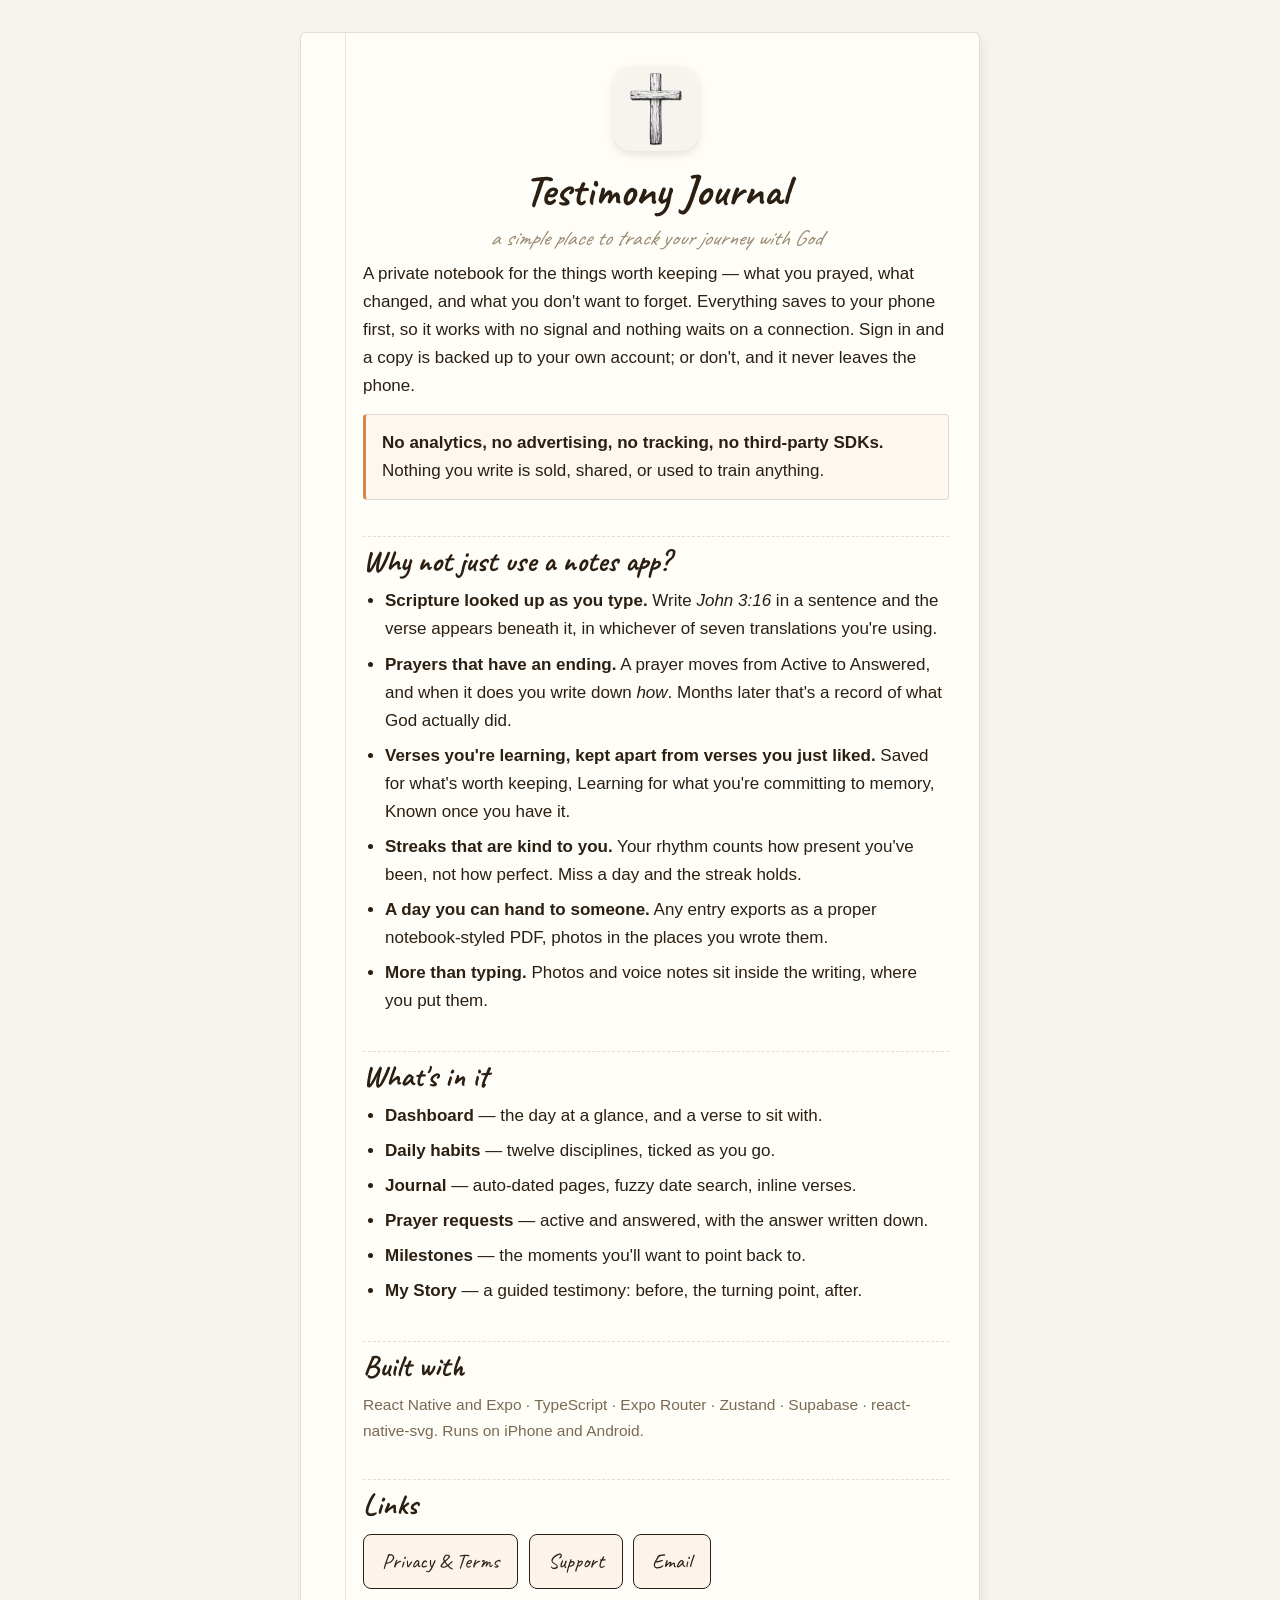
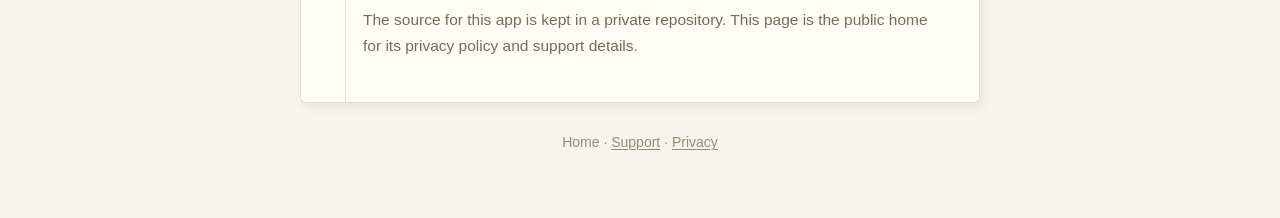
<file: docs/index.html>
<!doctype html>
<html lang="en">
  <head>
    <meta charset="utf-8" />
    <meta name="viewport" content="width=device-width, initial-scale=1" />
    <title>Testimony Journal</title>
    <meta
      name="description"
      content="A private place to write down what God has done — journal entries with scripture looked up as you type, prayers that have an ending, and verses you're learning."
    />
    <link rel="icon" href="icon.png" />
    <link rel="preconnect" href="https://fonts.googleapis.com" />
    <link rel="preconnect" href="https://fonts.gstatic.com" crossorigin />
    <link
      href="https://fonts.googleapis.com/css2?family=Caveat:wght@400;700&display=swap"
      rel="stylesheet"
    />
    <link rel="stylesheet" href="style.css" />
  </head>
  <body>
    <div class="wrap">
      <div class="sheet">
        <div class="center">
          <img class="icon" src="icon.png" alt="Testimony Journal app icon" />
          <h1 style="margin-bottom: 2px">Testimony Journal</h1>
          <p class="sub">a simple place to track your journey with God</p>
        </div>

        <p>
          A private notebook for the things worth keeping — what you prayed, what changed, and what
          you don't want to forget. Everything saves to your phone first, so it works with no signal
          and nothing waits on a connection. Sign in and a copy is backed up to your own account; or
          don't, and it never leaves the phone.
        </p>

        <div class="callout">
          <p style="margin-bottom: 0">
            <strong>No analytics, no advertising, no tracking, no third-party SDKs.</strong> Nothing
            you write is sold, shared, or used to train anything.
          </p>
        </div>

        <h2>Why not just use a notes app?</h2>
        <ul>
          <li>
            <strong>Scripture looked up as you type.</strong> Write <em>John 3:16</em> in a sentence
            and the verse appears beneath it, in whichever of seven translations you're using.
          </li>
          <li>
            <strong>Prayers that have an ending.</strong> A prayer moves from Active to Answered, and
            when it does you write down <em>how</em>. Months later that's a record of what God
            actually did.
          </li>
          <li>
            <strong>Verses you're learning, kept apart from verses you just liked.</strong> Saved for
            what's worth keeping, Learning for what you're committing to memory, Known once you have
            it.
          </li>
          <li>
            <strong>Streaks that are kind to you.</strong> Your rhythm counts how present you've
            been, not how perfect. Miss a day and the streak holds.
          </li>
          <li>
            <strong>A day you can hand to someone.</strong> Any entry exports as a proper
            notebook-styled PDF, photos in the places you wrote them.
          </li>
          <li>
            <strong>More than typing.</strong> Photos and voice notes sit inside the writing, where
            you put them.
          </li>
        </ul>

        <h2>What's in it</h2>
        <ul>
          <li><strong>Dashboard</strong> — the day at a glance, and a verse to sit with.</li>
          <li><strong>Daily habits</strong> — twelve disciplines, ticked as you go.</li>
          <li><strong>Journal</strong> — auto-dated pages, fuzzy date search, inline verses.</li>
          <li><strong>Prayer requests</strong> — active and answered, with the answer written down.</li>
          <li><strong>Milestones</strong> — the moments you'll want to point back to.</li>
          <li><strong>My Story</strong> — a guided testimony: before, the turning point, after.</li>
        </ul>

        <h2>Built with</h2>
        <p class="note">
          React Native and Expo · TypeScript · Expo Router · Zustand · Supabase ·
          react-native-svg. Runs on iPhone and Android.
        </p>

        <h2>Links</h2>
        <p>
          <a class="btn" href="privacy.html">Privacy &amp; Terms</a>
          <a class="btn" href="support.html">Support</a>
          <a class="btn" href="mailto:connorpace14@gmail.com?subject=Testimony%20Journal">Email</a>
        </p>

        <p class="note">
          The source for this app is kept in a private repository. This page is the public home for
          its privacy policy and support details.
        </p>
      </div>

      <footer>
        Home · <a href="support.html">Support</a> · <a href="privacy.html">Privacy</a>
      </footer>
    </div>
  </body>
</html>
</file>
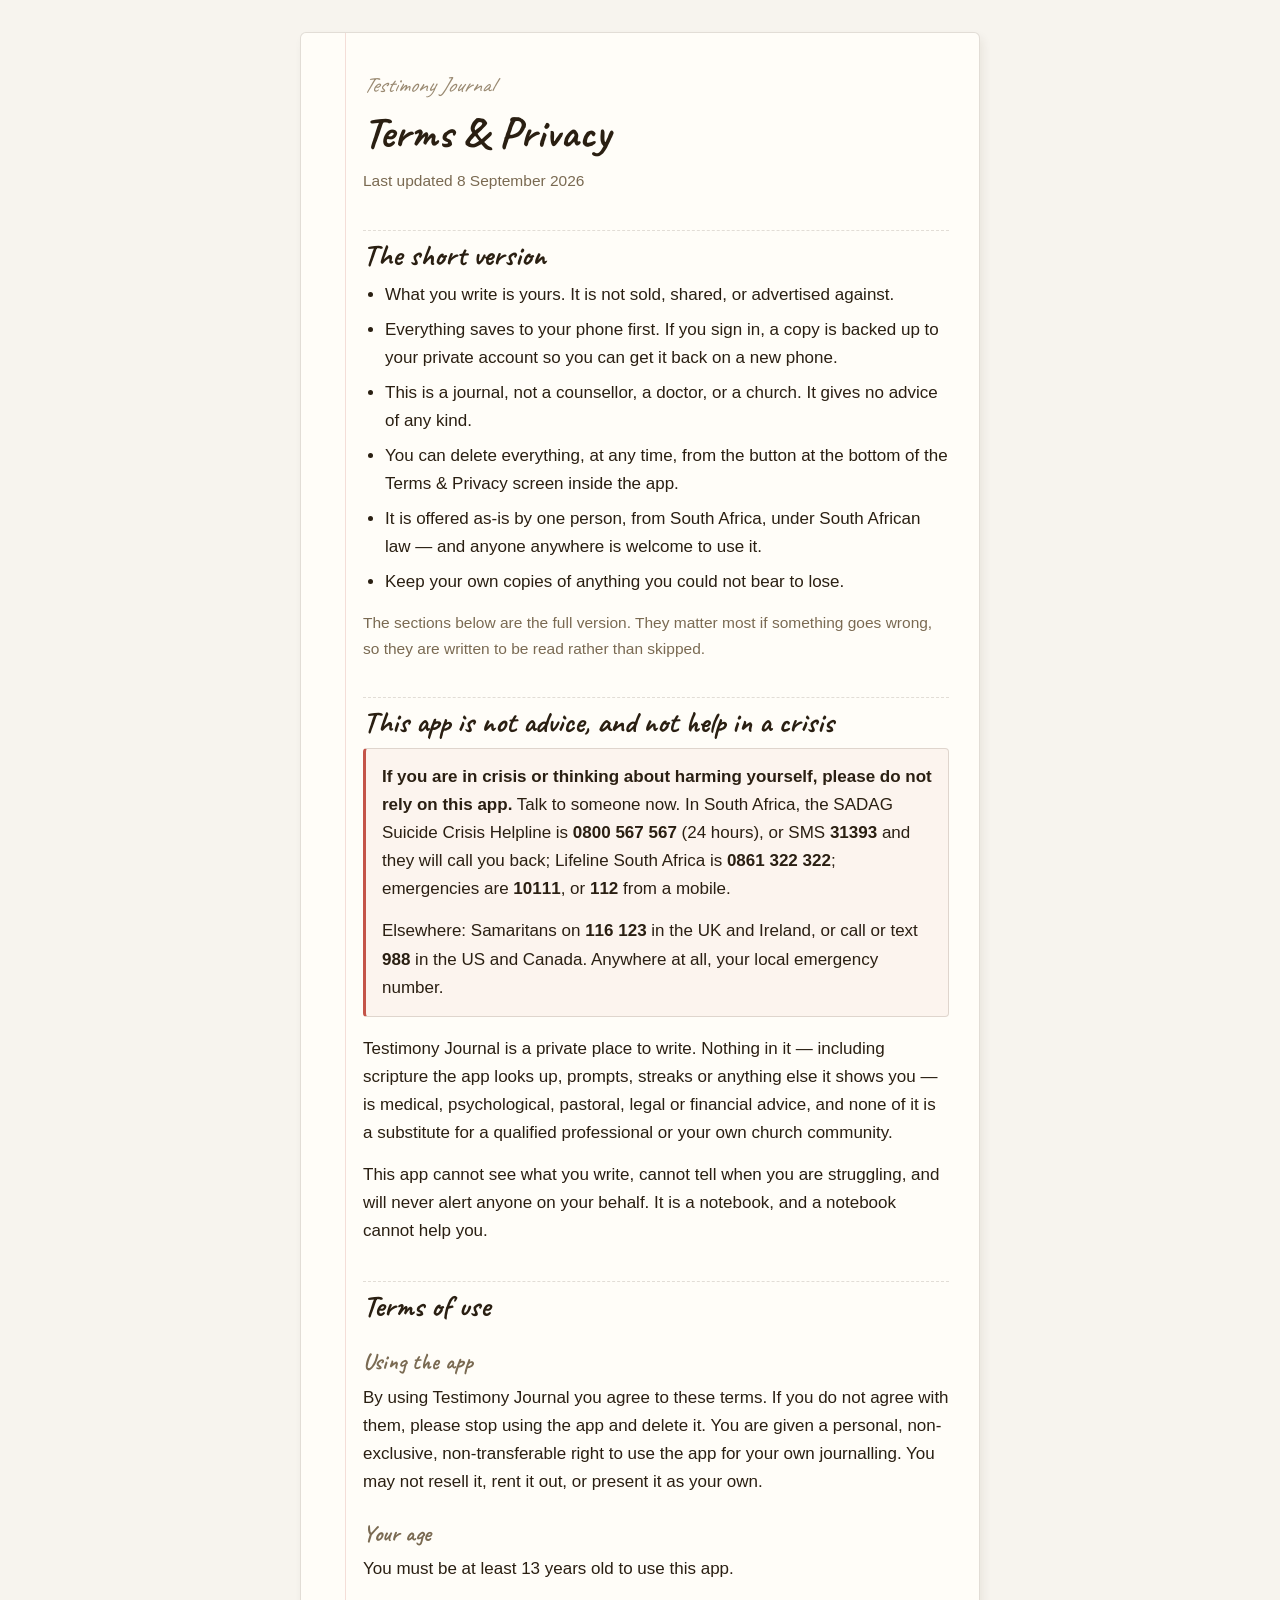
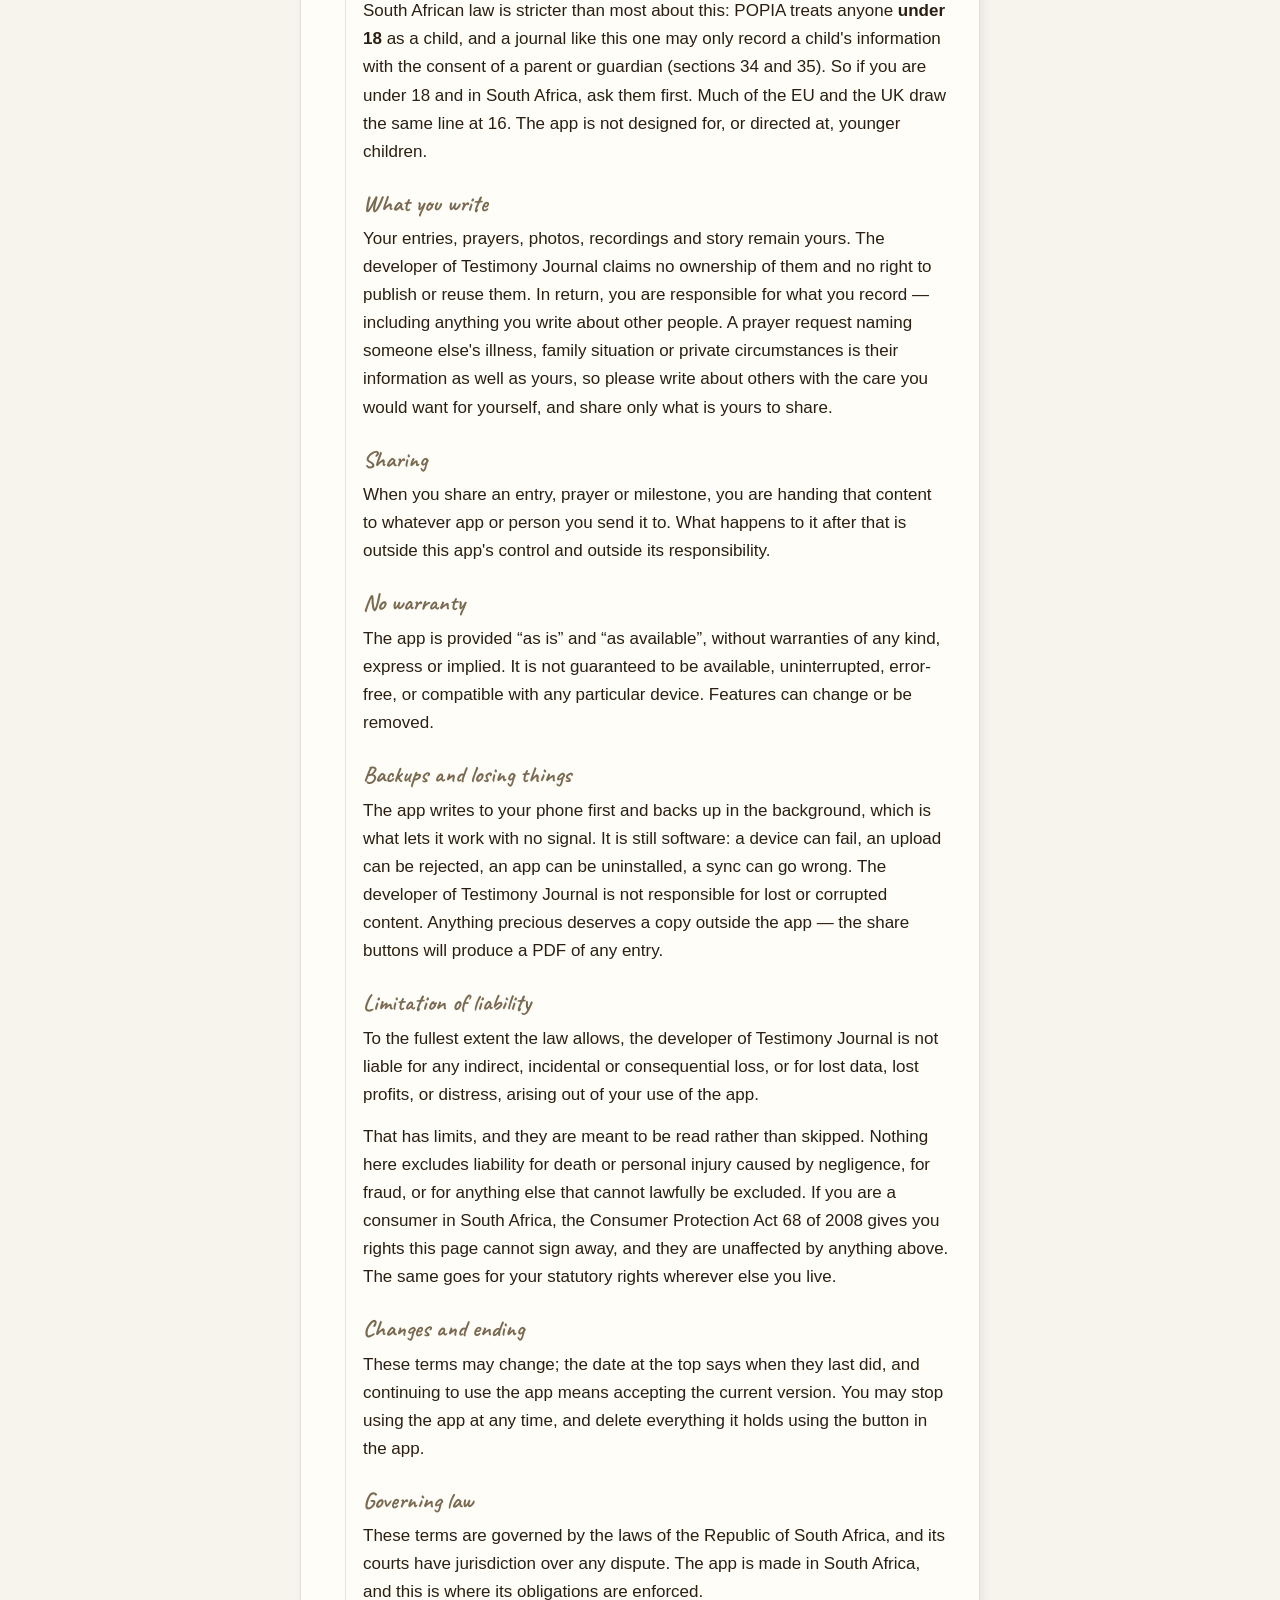
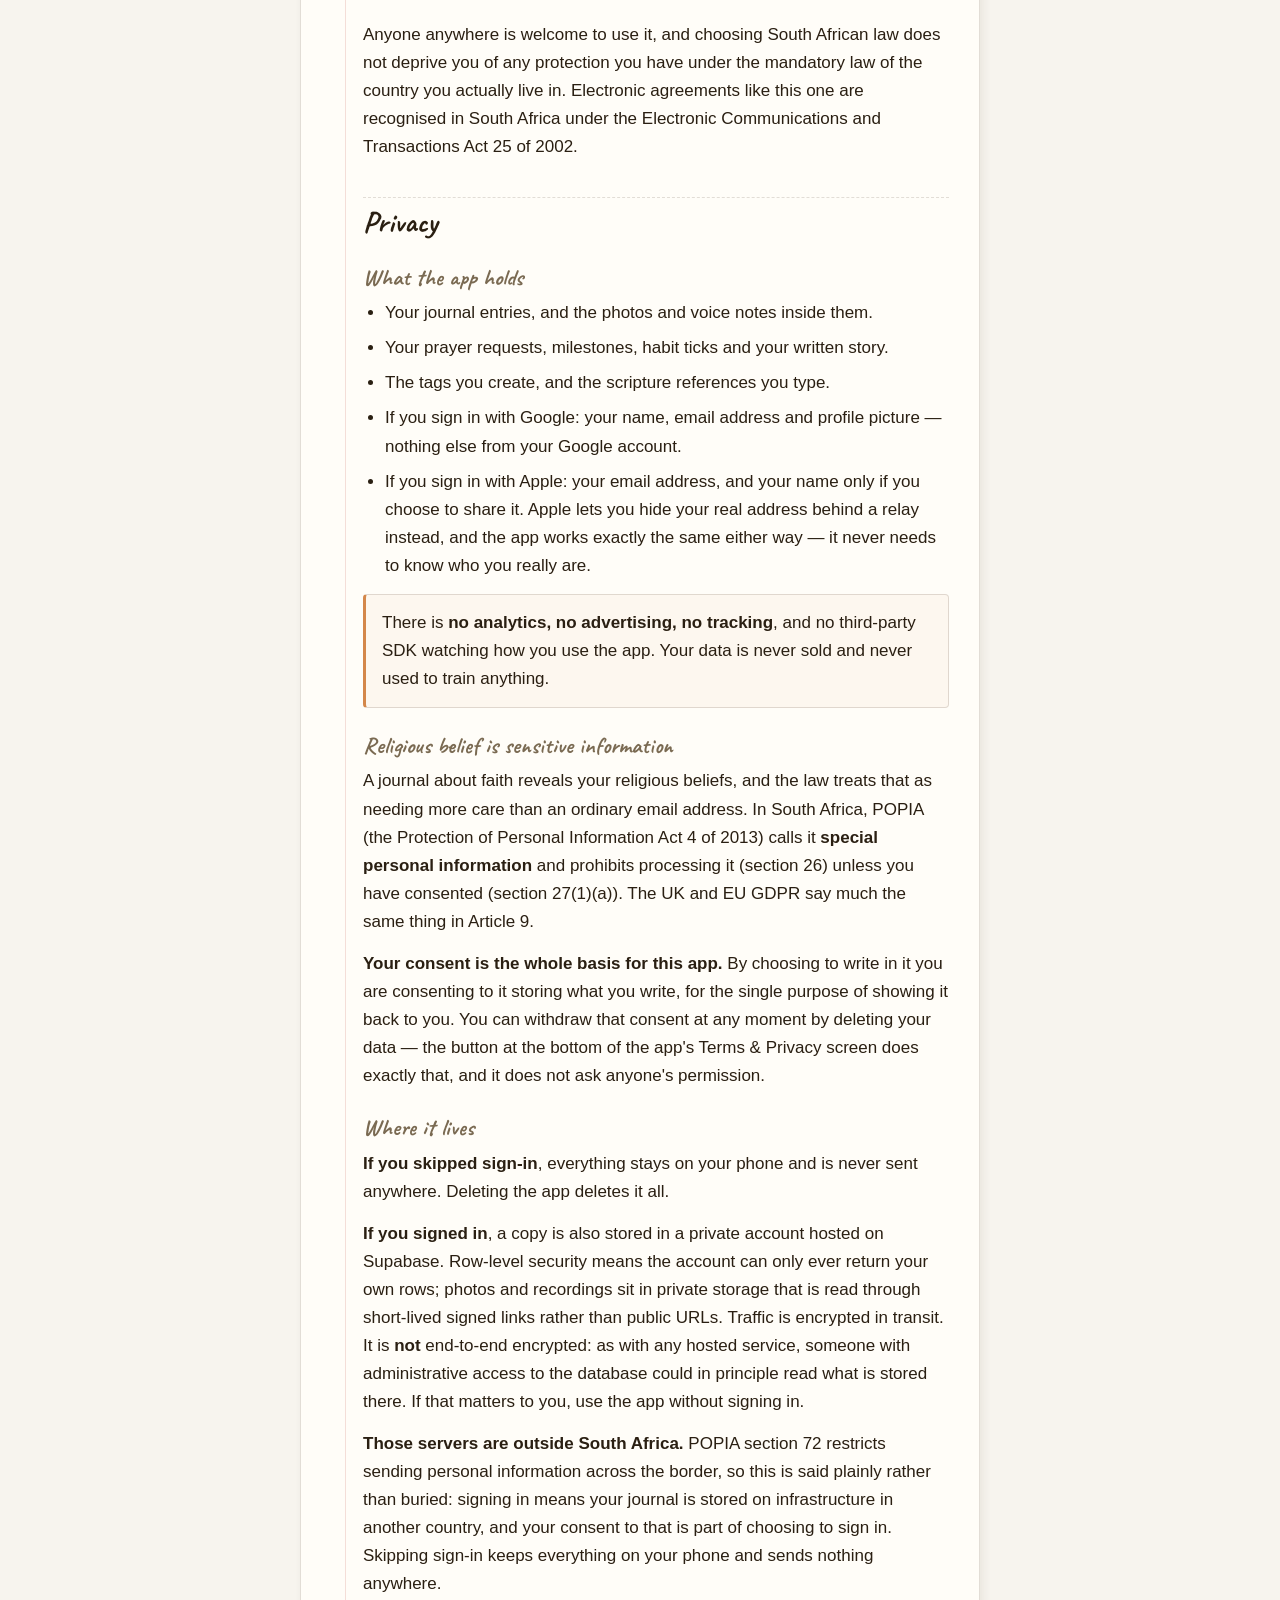
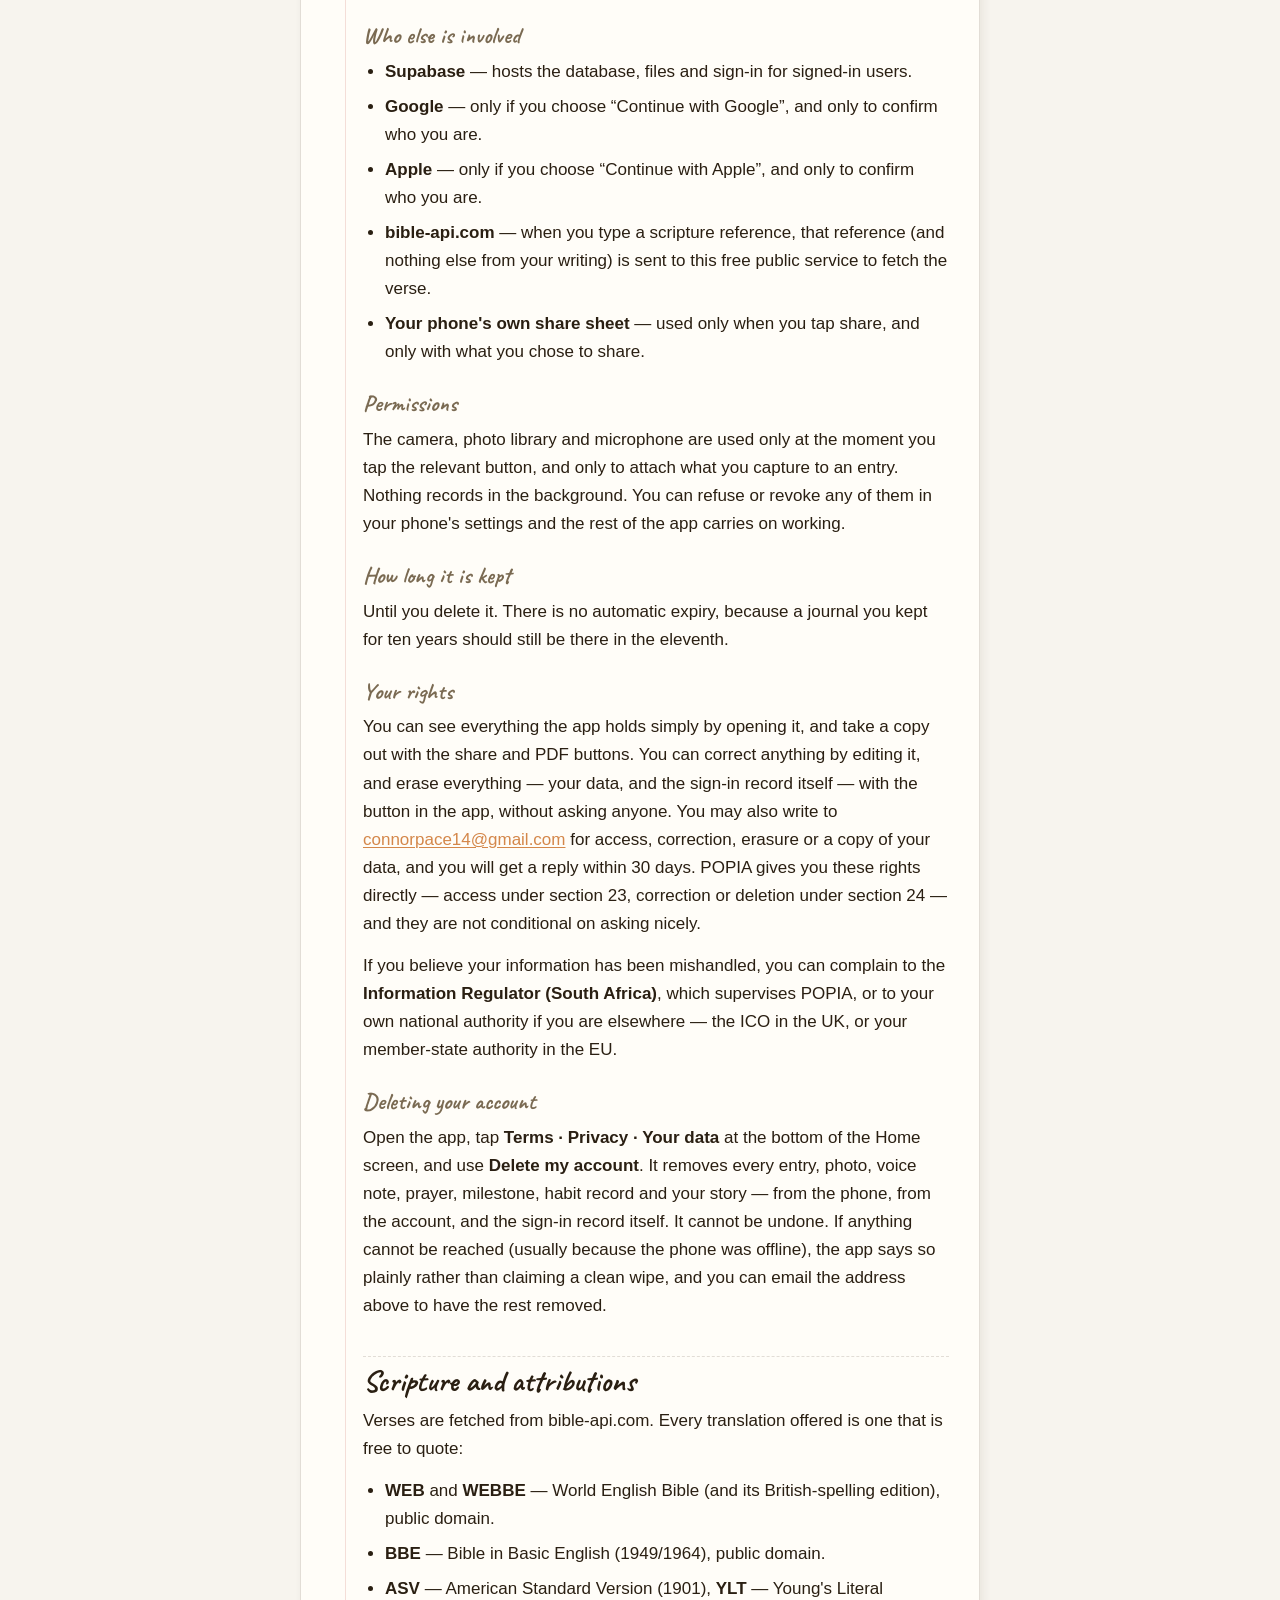
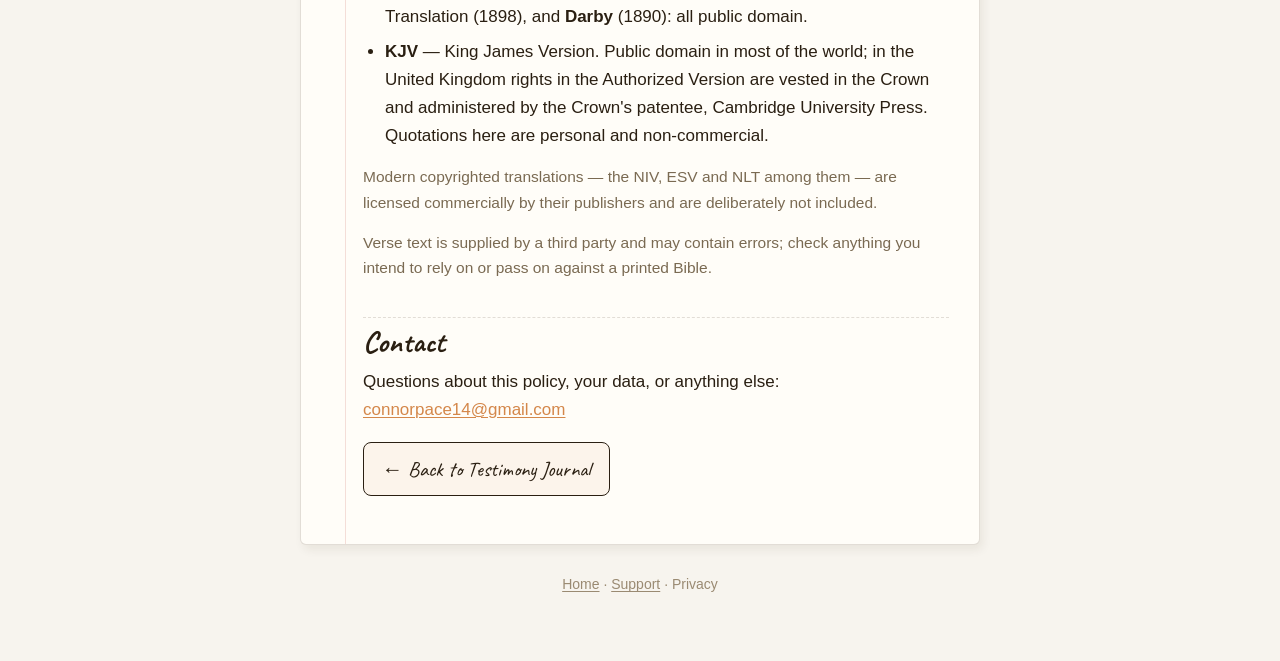
<file: docs/privacy.html>
<!doctype html>
<html lang="en">
  <head>
    <meta charset="utf-8" />
    <meta name="viewport" content="width=device-width, initial-scale=1" />
    <title>Privacy Policy &amp; Terms — Testimony Journal</title>
    <meta
      name="description"
      content="The privacy policy and terms of use for Testimony Journal, a private faith journalling app."
    />
    <link rel="icon" href="icon.png" />
    <link rel="preconnect" href="https://fonts.googleapis.com" />
    <link rel="preconnect" href="https://fonts.gstatic.com" crossorigin />
    <link
      href="https://fonts.googleapis.com/css2?family=Caveat:wght@400;700&display=swap"
      rel="stylesheet"
    />
    <link rel="stylesheet" href="style.css" />
  </head>
  <body>
    <div class="wrap">
      <div class="sheet">
        <p class="sub">Testimony Journal</p>
        <h1>Terms &amp; Privacy</h1>
        <p class="note">Last updated 8 September 2026</p>

        <h2>The short version</h2>
        <ul>
          <li>What you write is yours. It is not sold, shared, or advertised against.</li>
          <li>
            Everything saves to your phone first. If you sign in, a copy is backed up to your
            private account so you can get it back on a new phone.
          </li>
          <li>
            This is a journal, not a counsellor, a doctor, or a church. It gives no advice of any
            kind.
          </li>
          <li>
            You can delete everything, at any time, from the button at the bottom of the Terms
            &amp; Privacy screen inside the app.
          </li>
          <li>
            It is offered as-is by one person, from South Africa, under South African law — and
            anyone anywhere is welcome to use it.
          </li>
          <li>Keep your own copies of anything you could not bear to lose.</li>
        </ul>
        <p class="note">
          The sections below are the full version. They matter most if something goes wrong, so they
          are written to be read rather than skipped.
        </p>

        <h2>This app is not advice, and not help in a crisis</h2>
        <div class="callout warn">
          <p>
            <strong
              >If you are in crisis or thinking about harming yourself, please do not rely on this
              app.</strong
            >
            Talk to someone now. In South Africa, the SADAG Suicide Crisis Helpline is
            <strong>0800 567 567</strong> (24 hours), or SMS <strong>31393</strong> and they will
            call you back; Lifeline South Africa is <strong>0861 322 322</strong>; emergencies are
            <strong>10111</strong>, or <strong>112</strong> from a mobile.
          </p>
          <p style="margin-bottom: 0">
            Elsewhere: Samaritans on <strong>116 123</strong> in the UK and Ireland, or call or text
            <strong>988</strong> in the US and Canada. Anywhere at all, your local emergency number.
          </p>
        </div>
        <p>
          Testimony Journal is a private place to write. Nothing in it — including scripture the app
          looks up, prompts, streaks or anything else it shows you — is medical, psychological,
          pastoral, legal or financial advice, and none of it is a substitute for a qualified
          professional or your own church community.
        </p>
        <p>
          This app cannot see what you write, cannot tell when you are struggling, and will never
          alert anyone on your behalf. It is a notebook, and a notebook cannot help you.
        </p>

        <h2>Terms of use</h2>

        <h3>Using the app</h3>
        <p>
          By using Testimony Journal you agree to these terms. If you do not agree with them, please
          stop using the app and delete it. You are given a personal, non-exclusive,
          non-transferable right to use the app for your own journalling. You may not resell it,
          rent it out, or present it as your own.
        </p>

        <h3>Your age</h3>
        <p>You must be at least 13 years old to use this app.</p>
        <p>
          South African law is stricter than most about this: POPIA treats anyone
          <strong>under 18</strong> as a child, and a journal like this one may only record a
          child's information with the consent of a parent or guardian (sections 34 and 35). So if
          you are under 18 and in South Africa, ask them first. Much of the EU and the UK draw the
          same line at 16. The app is not designed for, or directed at, younger children.
        </p>

        <h3>What you write</h3>
        <p>
          Your entries, prayers, photos, recordings and story remain yours. The developer of
          Testimony Journal claims no ownership of them and no right to publish or reuse them. In
          return, you are responsible for what you record — including anything you write about other
          people. A prayer request naming someone else's illness, family situation or private
          circumstances is their information as well as yours, so please write about others with the
          care you would want for yourself, and share only what is yours to share.
        </p>

        <h3>Sharing</h3>
        <p>
          When you share an entry, prayer or milestone, you are handing that content to whatever app
          or person you send it to. What happens to it after that is outside this app's control and
          outside its responsibility.
        </p>

        <h3>No warranty</h3>
        <p>
          The app is provided &ldquo;as is&rdquo; and &ldquo;as available&rdquo;, without warranties
          of any kind, express or implied. It is not guaranteed to be available, uninterrupted,
          error-free, or compatible with any particular device. Features can change or be removed.
        </p>

        <h3>Backups and losing things</h3>
        <p>
          The app writes to your phone first and backs up in the background, which is what lets it
          work with no signal. It is still software: a device can fail, an upload can be rejected, an
          app can be uninstalled, a sync can go wrong. The developer of Testimony Journal is not
          responsible for lost or corrupted content. Anything precious deserves a copy outside the
          app — the share buttons will produce a PDF of any entry.
        </p>

        <h3>Limitation of liability</h3>
        <p>
          To the fullest extent the law allows, the developer of Testimony Journal is not liable for
          any indirect, incidental or consequential loss, or for lost data, lost profits, or
          distress, arising out of your use of the app.
        </p>
        <p>
          That has limits, and they are meant to be read rather than skipped. Nothing here excludes
          liability for death or personal injury caused by negligence, for fraud, or for anything
          else that cannot lawfully be excluded. If you are a consumer in South Africa, the Consumer
          Protection Act 68 of 2008 gives you rights this page cannot sign away, and they are
          unaffected by anything above. The same goes for your statutory rights wherever else you
          live.
        </p>

        <h3>Changes and ending</h3>
        <p>
          These terms may change; the date at the top says when they last did, and continuing to use
          the app means accepting the current version. You may stop using the app at any time, and
          delete everything it holds using the button in the app.
        </p>

        <h3>Governing law</h3>
        <p>
          These terms are governed by the laws of the Republic of South Africa, and its courts have
          jurisdiction over any dispute. The app is made in South Africa, and this is where its
          obligations are enforced.
        </p>
        <p>
          Anyone anywhere is welcome to use it, and choosing South African law does not deprive you
          of any protection you have under the mandatory law of the country you actually live in.
          Electronic agreements like this one are recognised in South Africa under the Electronic
          Communications and Transactions Act 25 of 2002.
        </p>

        <h2>Privacy</h2>

        <h3>What the app holds</h3>
        <ul>
          <li>Your journal entries, and the photos and voice notes inside them.</li>
          <li>Your prayer requests, milestones, habit ticks and your written story.</li>
          <li>The tags you create, and the scripture references you type.</li>
          <li>
            If you sign in with Google: your name, email address and profile picture — nothing else
            from your Google account.
          </li>
          <li>
            If you sign in with Apple: your email address, and your name only if you choose to share
            it. Apple lets you hide your real address behind a relay instead, and the app works
            exactly the same either way — it never needs to know who you really are.
          </li>
        </ul>
        <div class="callout">
          <p style="margin-bottom: 0">
            There is <strong>no analytics, no advertising, no tracking</strong>, and no third-party
            SDK watching how you use the app. Your data is never sold and never used to train
            anything.
          </p>
        </div>

        <h3>Religious belief is sensitive information</h3>
        <p>
          A journal about faith reveals your religious beliefs, and the law treats that as needing
          more care than an ordinary email address. In South Africa, POPIA (the Protection of
          Personal Information Act 4 of 2013) calls it
          <strong>special personal information</strong> and prohibits processing it (section 26)
          unless you have consented (section 27(1)(a)). The UK and EU GDPR say much the same thing
          in Article 9.
        </p>
        <p>
          <strong>Your consent is the whole basis for this app.</strong> By choosing to write in it
          you are consenting to it storing what you write, for the single purpose of showing it back
          to you. You can withdraw that consent at any moment by deleting your data — the button at
          the bottom of the app's Terms &amp; Privacy screen does exactly that, and it does not ask
          anyone's permission.
        </p>

        <h3>Where it lives</h3>
        <p>
          <strong>If you skipped sign-in</strong>, everything stays on your phone and is never sent
          anywhere. Deleting the app deletes it all.
        </p>
        <p>
          <strong>If you signed in</strong>, a copy is also stored in a private account hosted on
          Supabase. Row-level security means the account can only ever return your own rows; photos
          and recordings sit in private storage that is read through short-lived signed links rather
          than public URLs. Traffic is encrypted in transit. It is <strong>not</strong> end-to-end
          encrypted: as with any hosted service, someone with administrative access to the database
          could in principle read what is stored there. If that matters to you, use the app without
          signing in.
        </p>
        <p>
          <strong>Those servers are outside South Africa.</strong> POPIA section 72 restricts sending
          personal information across the border, so this is said plainly rather than buried: signing
          in means your journal is stored on infrastructure in another country, and your consent to
          that is part of choosing to sign in. Skipping sign-in keeps everything on your phone and
          sends nothing anywhere.
        </p>

        <h3>Who else is involved</h3>
        <ul>
          <li><strong>Supabase</strong> — hosts the database, files and sign-in for signed-in users.</li>
          <li>
            <strong>Google</strong> — only if you choose &ldquo;Continue with Google&rdquo;, and only
            to confirm who you are.
          </li>
          <li>
            <strong>Apple</strong> — only if you choose &ldquo;Continue with Apple&rdquo;, and only to
            confirm who you are.
          </li>
          <li>
            <strong>bible-api.com</strong> — when you type a scripture reference, that reference (and
            nothing else from your writing) is sent to this free public service to fetch the verse.
          </li>
          <li>
            <strong>Your phone's own share sheet</strong> — used only when you tap share, and only
            with what you chose to share.
          </li>
        </ul>

        <h3>Permissions</h3>
        <p>
          The camera, photo library and microphone are used only at the moment you tap the relevant
          button, and only to attach what you capture to an entry. Nothing records in the background.
          You can refuse or revoke any of them in your phone's settings and the rest of the app
          carries on working.
        </p>

        <h3>How long it is kept</h3>
        <p>
          Until you delete it. There is no automatic expiry, because a journal you kept for ten years
          should still be there in the eleventh.
        </p>

        <h3>Your rights</h3>
        <p>
          You can see everything the app holds simply by opening it, and take a copy out with the
          share and PDF buttons. You can correct anything by editing it, and erase everything — your
          data, and the sign-in record itself — with the button in the app, without asking anyone.
          You may also write to
          <a class="break" href="mailto:connorpace14@gmail.com">connorpace14@gmail.com</a> for
          access, correction, erasure or a copy of your data, and you will get a reply within 30
          days. POPIA gives you these rights directly — access under section 23, correction or
          deletion under section 24 — and they are not conditional on asking nicely.
        </p>
        <p>
          If you believe your information has been mishandled, you can complain to the
          <strong>Information Regulator (South Africa)</strong>, which supervises POPIA, or to your
          own national authority if you are elsewhere — the ICO in the UK, or your member-state
          authority in the EU.
        </p>

        <h3>Deleting your account</h3>
        <p>
          Open the app, tap <strong>Terms · Privacy · Your data</strong> at the bottom of the Home
          screen, and use <strong>Delete my account</strong>. It removes every entry, photo, voice
          note, prayer, milestone, habit record and your story — from the phone, from the account,
          and the sign-in record itself. It cannot be undone. If anything cannot be reached (usually
          because the phone was offline), the app says so plainly rather than claiming a clean wipe,
          and you can email the address above to have the rest removed.
        </p>

        <h2>Scripture and attributions</h2>
        <p>Verses are fetched from bible-api.com. Every translation offered is one that is free to quote:</p>
        <ul>
          <li>
            <strong>WEB</strong> and <strong>WEBBE</strong> — World English Bible (and its
            British-spelling edition), public domain.
          </li>
          <li><strong>BBE</strong> — Bible in Basic English (1949/1964), public domain.</li>
          <li>
            <strong>ASV</strong> — American Standard Version (1901), <strong>YLT</strong> — Young's
            Literal Translation (1898), and <strong>Darby</strong> (1890): all public domain.
          </li>
          <li>
            <strong>KJV</strong> — King James Version. Public domain in most of the world; in the
            United Kingdom rights in the Authorized Version are vested in the Crown and administered
            by the Crown's patentee, Cambridge University Press. Quotations here are personal and
            non-commercial.
          </li>
        </ul>
        <p class="note">
          Modern copyrighted translations — the NIV, ESV and NLT among them — are licensed
          commercially by their publishers and are deliberately not included.
        </p>
        <p class="note">
          Verse text is supplied by a third party and may contain errors; check anything you intend
          to rely on or pass on against a printed Bible.
        </p>

        <h2>Contact</h2>
        <p>
          Questions about this policy, your data, or anything else:
          <a class="break" href="mailto:connorpace14@gmail.com">connorpace14@gmail.com</a>
        </p>
        <p><a class="btn" href="index.html">← Back to Testimony Journal</a></p>
      </div>

      <footer>
        <a href="index.html">Home</a> · <a href="support.html">Support</a> · Privacy
      </footer>
    </div>
  </body>
</html>
</file>
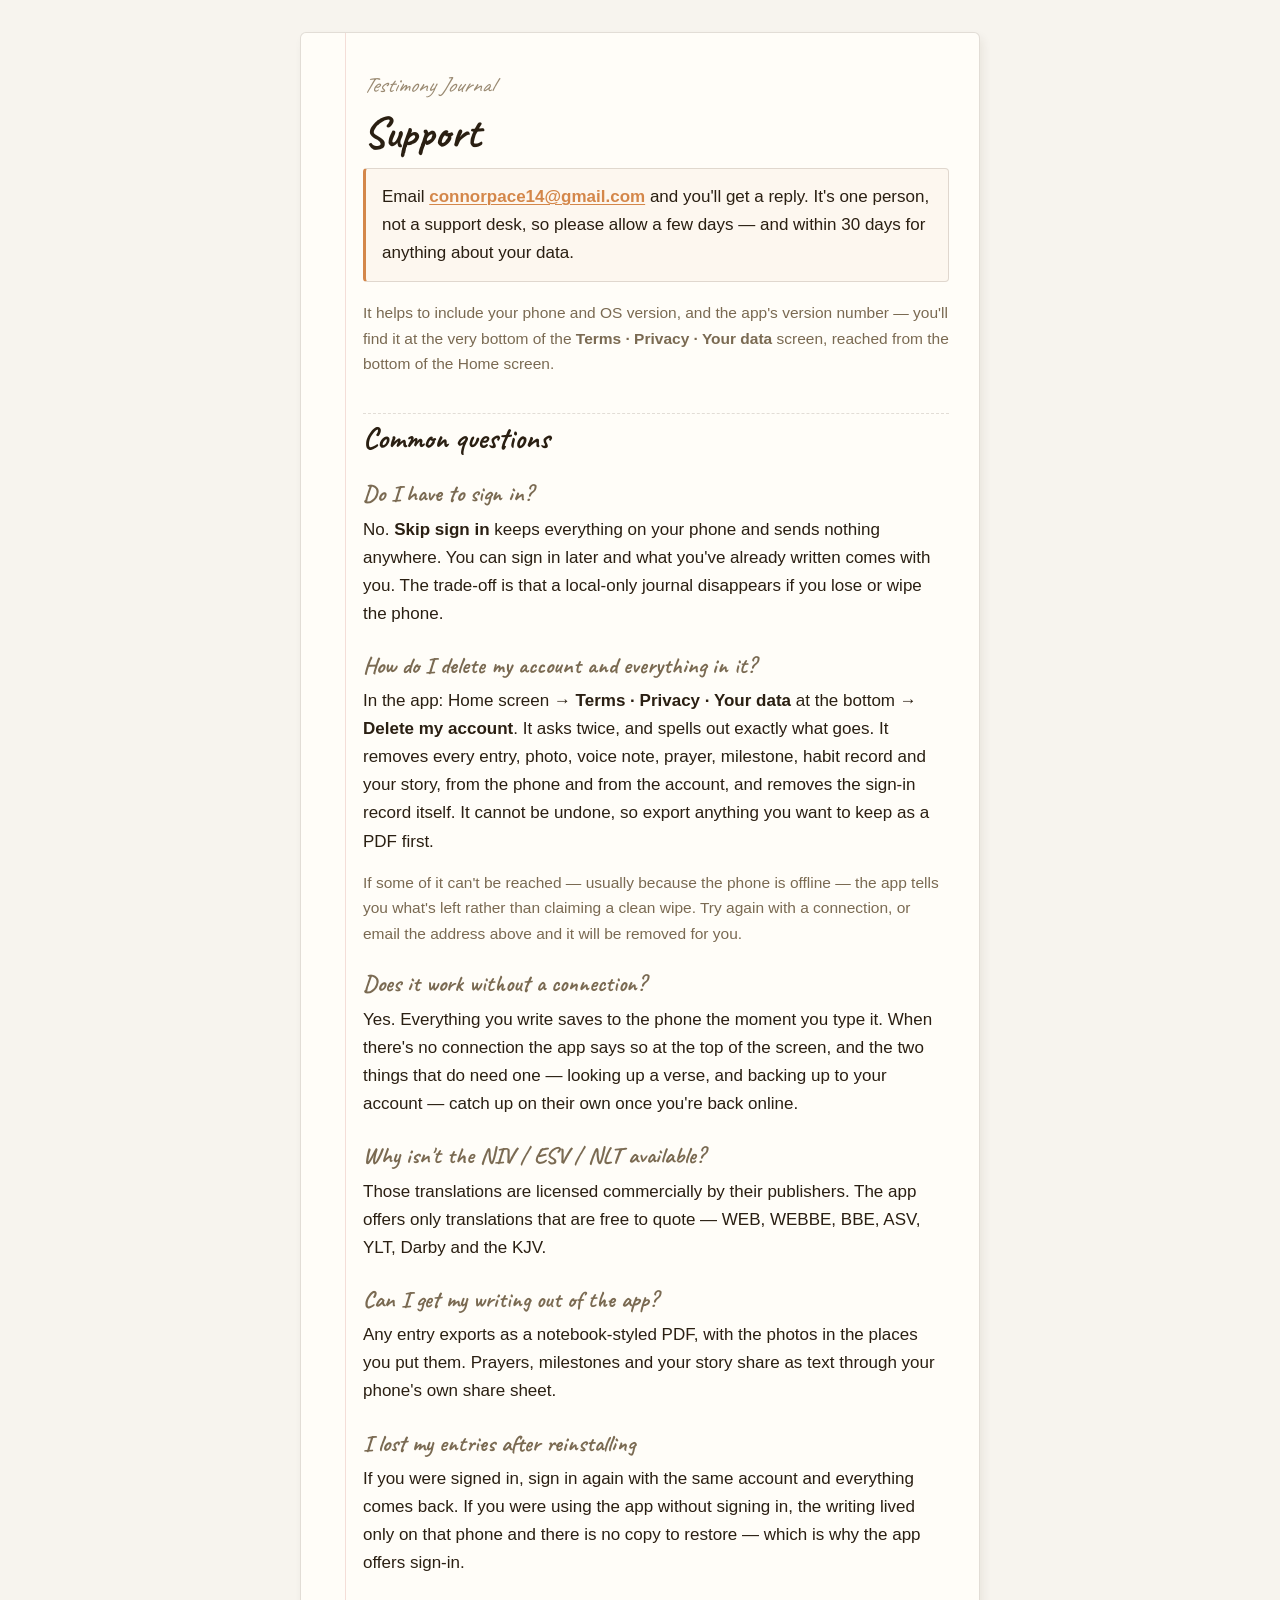
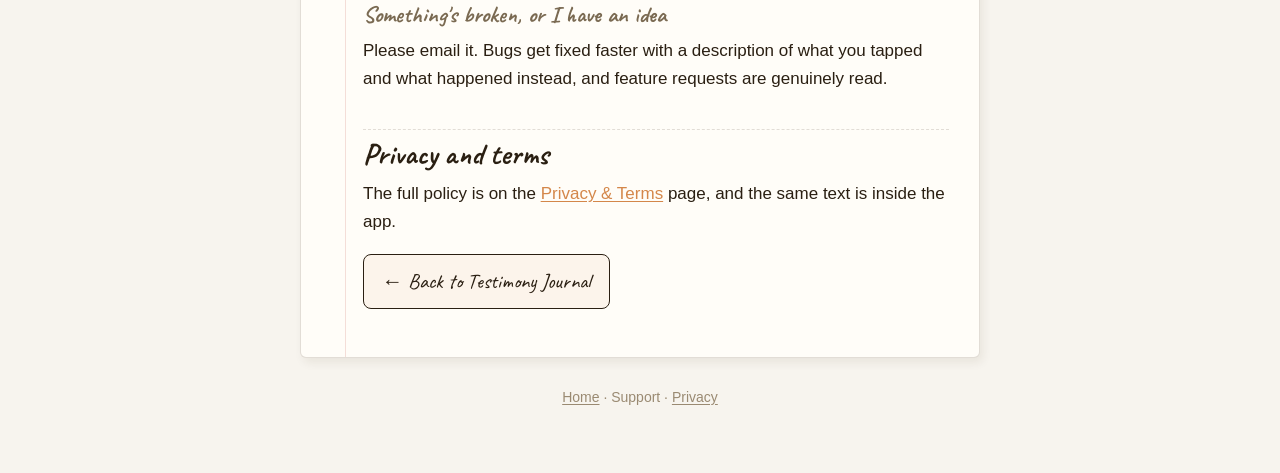
<file: docs/support.html>
<!doctype html>
<html lang="en">
  <head>
    <meta charset="utf-8" />
    <meta name="viewport" content="width=device-width, initial-scale=1" />
    <title>Support — Testimony Journal</title>
    <meta
      name="description"
      content="Help, contact details and common questions for Testimony Journal."
    />
    <link rel="icon" href="icon.png" />
    <link rel="preconnect" href="https://fonts.googleapis.com" />
    <link rel="preconnect" href="https://fonts.gstatic.com" crossorigin />
    <link
      href="https://fonts.googleapis.com/css2?family=Caveat:wght@400;700&display=swap"
      rel="stylesheet"
    />
    <link rel="stylesheet" href="style.css" />
  </head>
  <body>
    <div class="wrap">
      <div class="sheet">
        <p class="sub">Testimony Journal</p>
        <h1>Support</h1>

        <div class="callout">
          <p style="margin-bottom: 0">
            Email
            <a class="break" href="mailto:connorpace14@gmail.com?subject=Testimony%20Journal"
              ><strong>connorpace14@gmail.com</strong></a
            >
            and you'll get a reply. It's one person, not a support desk, so please allow a few days
            — and within 30 days for anything about your data.
          </p>
        </div>

        <p class="note">
          It helps to include your phone and OS version, and the app's version number — you'll find
          it at the very bottom of the <strong>Terms · Privacy · Your data</strong> screen, reached
          from the bottom of the Home screen.
        </p>

        <h2>Common questions</h2>

        <h3>Do I have to sign in?</h3>
        <p>
          No. <strong>Skip sign in</strong> keeps everything on your phone and sends nothing
          anywhere. You can sign in later and what you've already written comes with you. The
          trade-off is that a local-only journal disappears if you lose or wipe the phone.
        </p>

        <h3>How do I delete my account and everything in it?</h3>
        <p>
          In the app: Home screen → <strong>Terms · Privacy · Your data</strong> at the bottom →
          <strong>Delete my account</strong>. It asks twice, and spells out exactly what goes. It
          removes every entry, photo, voice note, prayer, milestone, habit record and your story,
          from the phone and from the account, and removes the sign-in record itself. It cannot be
          undone, so export anything you want to keep as a PDF first.
        </p>
        <p class="note">
          If some of it can't be reached — usually because the phone is offline — the app tells you
          what's left rather than claiming a clean wipe. Try again with a connection, or email the
          address above and it will be removed for you.
        </p>

        <h3>Does it work without a connection?</h3>
        <p>
          Yes. Everything you write saves to the phone the moment you type it. When there's no
          connection the app says so at the top of the screen, and the two things that do need one —
          looking up a verse, and backing up to your account — catch up on their own once you're back
          online.
        </p>

        <h3>Why isn't the NIV / ESV / NLT available?</h3>
        <p>
          Those translations are licensed commercially by their publishers. The app offers only
          translations that are free to quote — WEB, WEBBE, BBE, ASV, YLT, Darby and the KJV.
        </p>

        <h3>Can I get my writing out of the app?</h3>
        <p>
          Any entry exports as a notebook-styled PDF, with the photos in the places you put them.
          Prayers, milestones and your story share as text through your phone's own share sheet.
        </p>

        <h3>I lost my entries after reinstalling</h3>
        <p>
          If you were signed in, sign in again with the same account and everything comes back. If
          you were using the app without signing in, the writing lived only on that phone and there
          is no copy to restore — which is why the app offers sign-in.
        </p>

        <h3>Something's broken, or I have an idea</h3>
        <p>
          Please email it. Bugs get fixed faster with a description of what you tapped and what
          happened instead, and feature requests are genuinely read.
        </p>

        <h2>Privacy and terms</h2>
        <p>
          The full policy is on the <a href="privacy.html">Privacy &amp; Terms</a> page, and the same
          text is inside the app.
        </p>

        <p><a class="btn" href="index.html">← Back to Testimony Journal</a></p>
      </div>

      <footer>
        <a href="index.html">Home</a> · Support · <a href="privacy.html">Privacy</a>
      </footer>
    </div>
  </body>
</html>
</file>
<file: docs/style.css>
/* Testimony Journal — the app's notebook on a web page.
 *
 * Headings are in Caveat, the app's own hand; body copy is not. A privacy
 * policy in a handwriting face is a privacy policy nobody finishes, and these
 * pages exist to be read by someone with a real question. */

:root {
  --page: #f7f4ee;
  --card: #fffdf8;
  --ink: #2a1f12;
  --ink-soft: #7a6a52;
  --ink-faint: #9a8a72;
  --accent: #d4874a;
  --rule: rgba(60, 40, 20, 0.15);
  --margin-rule: rgba(196, 84, 73, 0.18);
}

* {
  box-sizing: border-box;
}

body {
  margin: 0;
  background: var(--page);
  color: var(--ink);
  font-family: -apple-system, BlinkMacSystemFont, 'Segoe UI', Roboto, Helvetica, Arial, sans-serif;
  font-size: 17px;
  line-height: 1.65;
  -webkit-text-size-adjust: 100%;
}

.wrap {
  max-width: 720px;
  margin: 0 auto;
  padding: 32px 20px 64px;
}

/* The page itself — a sheet of paper with a red margin rule down the side. */
.sheet {
  position: relative;
  background: var(--card);
  border: 1px solid var(--rule);
  border-radius: 6px;
  padding: 34px 30px 30px 34px;
  box-shadow: 3px 5px 10px rgba(60, 40, 20, 0.07);
}

@media (min-width: 600px) {
  .sheet {
    padding-left: 62px;
  }
  .sheet::before {
    content: '';
    position: absolute;
    top: 0;
    bottom: 0;
    left: 44px;
    width: 1px;
    background: var(--margin-rule);
  }
}

h1,
h2,
h3 {
  font-family: Caveat, 'Segoe Script', cursive;
  color: var(--ink);
  line-height: 1.2;
  margin: 0 0 8px;
}

h1 {
  font-size: 44px;
}
h2 {
  font-size: 30px;
  margin-top: 36px;
  padding-top: 6px;
  border-top: 1px dashed var(--rule);
}
h3 {
  font-size: 23px;
  margin-top: 24px;
  color: var(--ink-soft);
}

.sub {
  font-family: Caveat, 'Segoe Script', cursive;
  font-size: 22px;
  color: var(--ink-faint);
  font-style: italic;
  margin: 0 0 4px;
}

p {
  margin: 0 0 14px;
}

a {
  color: var(--accent);
  text-decoration-thickness: 1px;
  text-underline-offset: 2px;
}

strong {
  font-weight: 650;
}

ul {
  margin: 0 0 14px;
  padding-left: 22px;
}
li {
  margin-bottom: 7px;
}

.icon {
  width: 84px;
  height: 84px;
  border-radius: 18px;
  display: block;
  margin: 0 auto 14px;
  box-shadow: 0 3px 10px rgba(60, 40, 20, 0.14);
}

.center {
  text-align: center;
}

.note {
  color: var(--ink-soft);
  font-size: 15.5px;
}

/* A pulled-aside block for the one thing on a page that must not be skimmed. */
.callout {
  border: 1px solid var(--rule);
  border-left: 3px solid var(--accent);
  border-radius: 4px;
  background: rgba(212, 135, 74, 0.05);
  padding: 14px 16px;
  margin: 0 0 18px;
}
.callout.warn {
  border-left-color: #c45449;
  background: rgba(196, 84, 73, 0.05);
}

.btn {
  display: inline-block;
  border: 1.5px solid var(--ink);
  border-radius: 8px;
  padding: 9px 18px;
  margin: 4px 6px 4px 0;
  font-family: Caveat, 'Segoe Script', cursive;
  font-size: 21px;
  color: var(--ink);
  text-decoration: none;
  background: rgba(212, 135, 74, 0.08);
}
.btn:hover {
  background: rgba(212, 135, 74, 0.18);
}

footer {
  text-align: center;
  color: var(--ink-faint);
  font-size: 14px;
  margin-top: 28px;
}
footer a {
  color: var(--ink-faint);
}

/* The pages are one column of text; nothing here needs to trap horizontal
   scroll, but a long URL in the contact section would otherwise push the
   sheet wider than the phone. */
.break {
  word-break: break-word;
}
</file>
